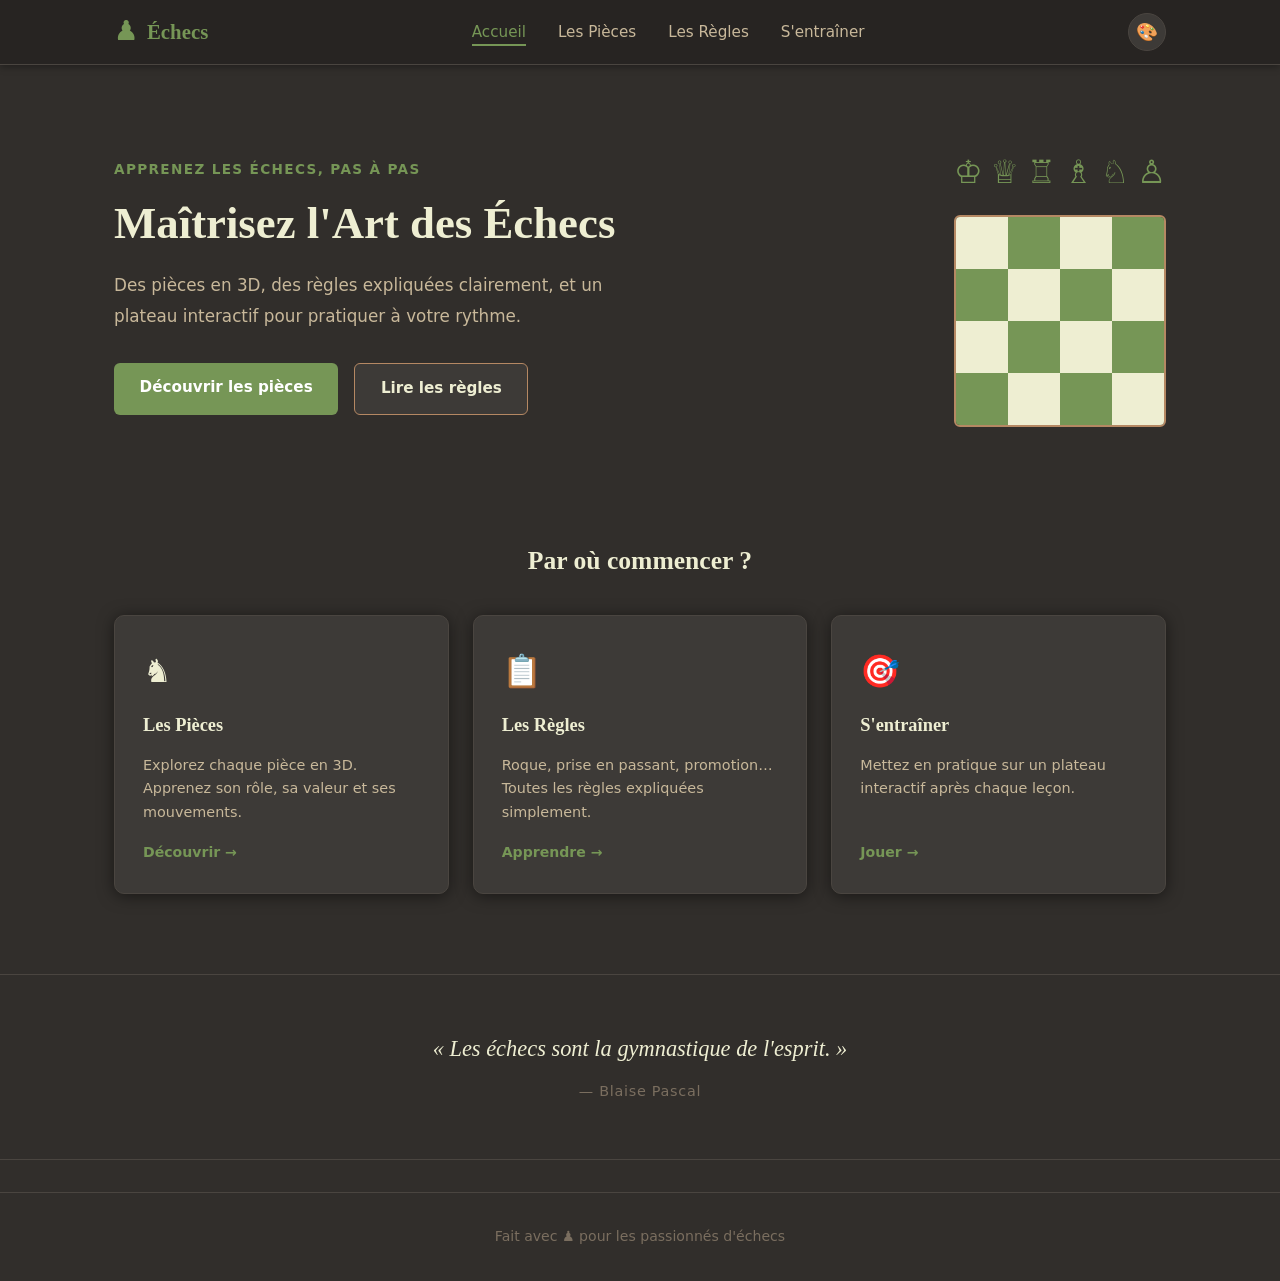
<file: index.html>
<!DOCTYPE html>
<html lang="fr" data-theme="chesscom">

<head>
  <meta charset="UTF-8" />
  <meta name="viewport" content="width=device-width, initial-scale=1.0" />
  <title>Échecs — Apprendre & Maîtriser</title>
  <link rel="stylesheet" href="css/style.css" />
  <link rel="stylesheet" href="css/responsive.css" />
</head>

<body data-page-active="accueil">

  <!-- Navigation et pied de page injectés par composants.js -->
  <div id="zone-navigation"></div>

  <!-- ╔══════════════════════════════╗ -->
  <!-- ║          HERO                ║ -->
  <!-- ╚══════════════════════════════╝ -->
  <main>
    <section class="hero">
      <div class="hero__contenu">
        <p class="hero__surtitre">Apprenez les échecs, pas à pas</p>
        <h1 class="hero__titre" id="heroTitre">Maîtrisez l'Art des Échecs</h1>
        <p class="hero__description">
          Des pièces en 3D, des règles expliquées clairement,
          et un plateau interactif pour pratiquer à votre rythme.
        </p>
        <div class="hero__boutons">
          <a href="pieces.html" class="bouton bouton--principal">Découvrir les pièces</a>
          <a href="regles.html" class="bouton bouton--secondaire">Lire les règles</a>
        </div>
      </div>
      <div class="hero__visuel">
        <div class="echiquier-deco">
          <div class="echiquier-deco__pieces">
            <span class="piece-deco">♔</span>
            <span class="piece-deco">♕</span>
            <span class="piece-deco">♖</span>
            <span class="piece-deco">♗</span>
            <span class="piece-deco">♘</span>
            <span class="piece-deco">♙</span>
          </div>
          <div class="echiquier-deco__grille">
            <!-- 16 cases décoratives -->
            <span class="case case--claire"></span>
            <span class="case case--sombre"></span>
            <span class="case case--claire"></span>
            <span class="case case--sombre"></span>
            <span class="case case--sombre"></span>
            <span class="case case--claire"></span>
            <span class="case case--sombre"></span>
            <span class="case case--claire"></span>
            <span class="case case--claire"></span>
            <span class="case case--sombre"></span>
            <span class="case case--claire"></span>
            <span class="case case--sombre"></span>
            <span class="case case--sombre"></span>
            <span class="case case--claire"></span>
            <span class="case case--sombre"></span>
            <span class="case case--claire"></span>
          </div>
        </div>
      </div>
    </section>

    <!-- ╔══════════════════════════════╗ -->
    <!-- ║      SECTION RUBRIQUES       ║ -->
    <!-- ╚══════════════════════════════╝ -->
    <section class="rubriques">
      <h2 class="rubriques__titre">Par où commencer ?</h2>
      <div class="rubriques__grille">

        <a href="pieces.html" class="carte-rubrique">
          <span class="carte-rubrique__icone">♞</span>
          <h3 class="carte-rubrique__titre">Les Pièces</h3>
          <p class="carte-rubrique__texte">
            Explorez chaque pièce en 3D. Apprenez son rôle, sa valeur et ses mouvements.
          </p>
          <span class="carte-rubrique__lien">Découvrir →</span>
        </a>

        <a href="regles.html" class="carte-rubrique">
          <span class="carte-rubrique__icone">📋</span>
          <h3 class="carte-rubrique__titre">Les Règles</h3>
          <p class="carte-rubrique__texte">
            Roque, prise en passant, promotion… Toutes les règles expliquées simplement.
          </p>
          <span class="carte-rubrique__lien">Apprendre →</span>
        </a>

        <a href="entrainement.html" class="carte-rubrique">
          <span class="carte-rubrique__icone">🎯</span>
          <h3 class="carte-rubrique__titre">S'entraîner</h3>
          <p class="carte-rubrique__texte">
            Mettez en pratique sur un plateau interactif après chaque leçon.
          </p>
          <span class="carte-rubrique__lien">Jouer →</span>
        </a>

      </div>
    </section>

    <!-- ╔══════════════════════════════╗ -->
    <!-- ║       CITATION / INTRO       ║ -->
    <!-- ╚══════════════════════════════╝ -->
    <section class="citation">
      <blockquote class="citation__texte">
        « Les échecs sont la gymnastique de l'esprit. »
      </blockquote>
      <p class="citation__auteur">— Blaise Pascal</p>
    </section>

  </main>

  <!-- ╔══════════════════════════════╗ -->
  <!-- ║           PIED DE PAGE       ║ -->
  <!-- ╚══════════════════════════════╝ -->
  <div id="zone-pied-de-page"></div>

  <script src="js/themes.js"></script>
  <script src="js/composants.js"></script>
  <script src="js/navigation.js"></script>

</body>
</html>
</file>
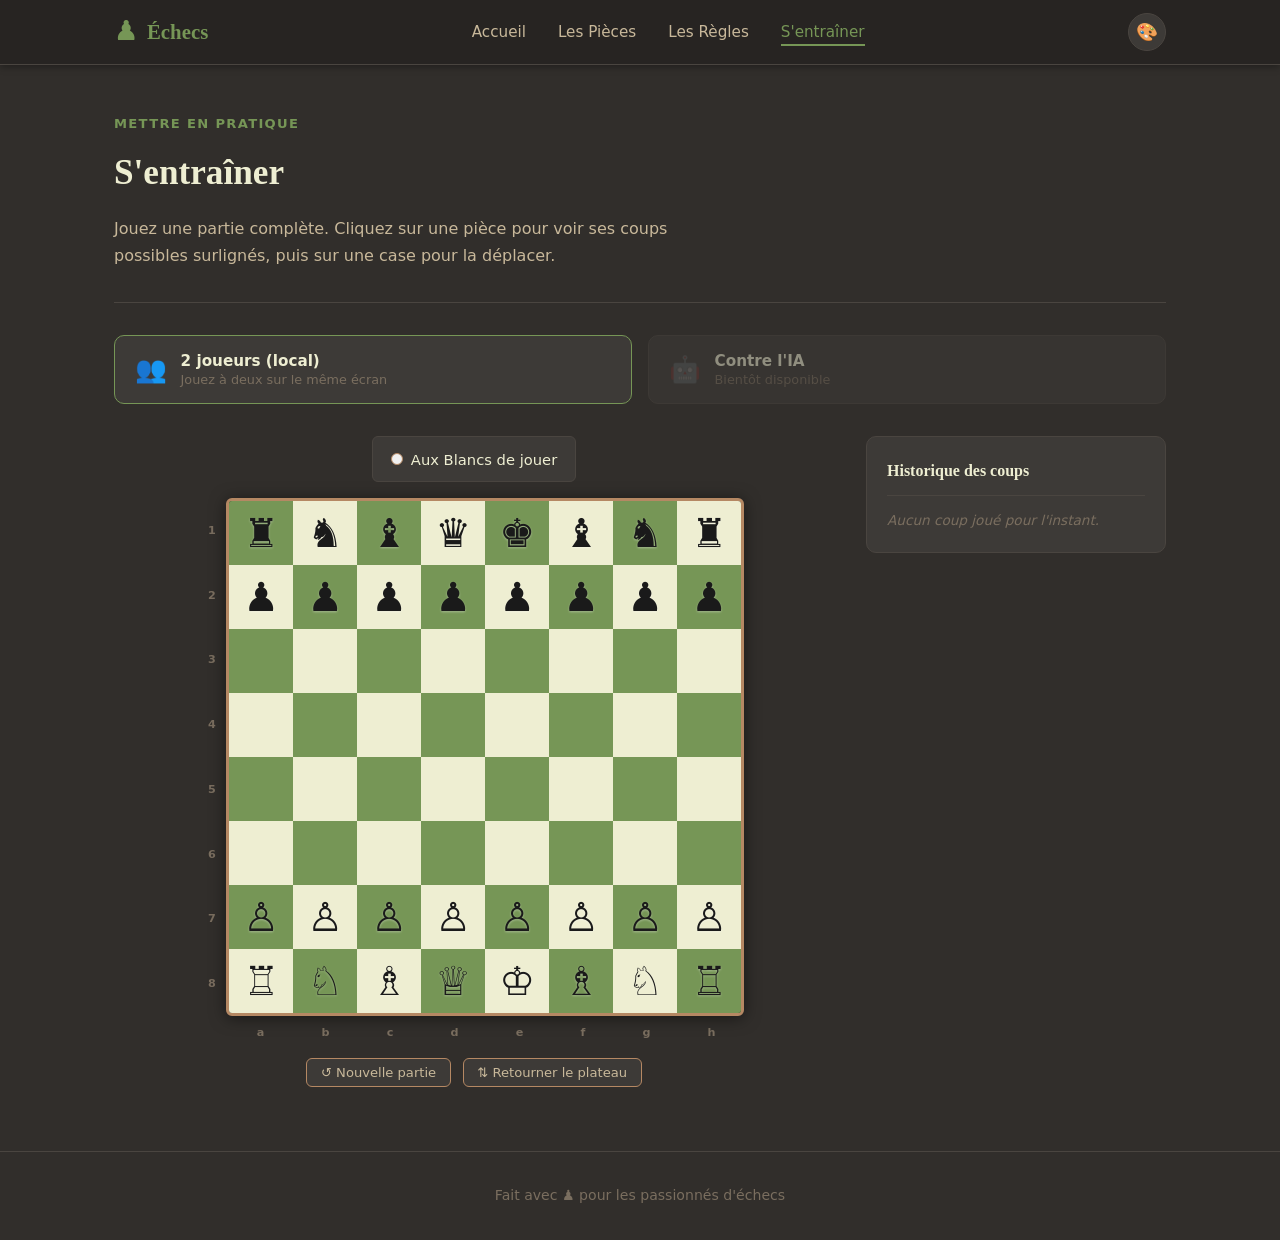
<file: entrainement.html>
<!DOCTYPE html>
<html lang="fr" data-theme="chesscom">

<head>
  <meta charset="UTF-8" />
  <meta name="viewport" content="width=device-width, initial-scale=1.0" />
  <title>S'entraîner — Échecs</title>
  <link rel="stylesheet" href="css/style.css" />
  <link rel="stylesheet" href="css/responsive.css" />
  <link rel="stylesheet" href="css/entrainement.css" />
</head>

<body data-page-active="entrainement">

  <!-- Navigation et pied de page injectés par composants.js -->
  <div id="zone-navigation"></div>

  <!-- ╔══════════════════════════════════════╗ -->
  <!-- ║         CONTENU PRINCIPAL            ║ -->
  <!-- ╚══════════════════════════════════════╝ -->
  <main class="page-entrainement">

    <!-- En-tête de la page -->
    <section class="entete-page">
      <p class="entete-page__surtitre">Mettre en pratique</p>
      <h1 class="entete-page__titre">S'entraîner</h1>
      <p class="entete-page__description">
        Jouez une partie complète. Cliquez sur une pièce pour voir ses
        coups possibles surlignés, puis sur une case pour la déplacer.
      </p>
    </section>

    <!-- Sélecteur de mode de jeu -->
    <section class="selecteur-mode">
      <button class="bouton-mode bouton-mode--actif" data-mode="local">
        <span class="bouton-mode__icone">👥</span>
        <span class="bouton-mode__texte">
          <span class="bouton-mode__titre">2 joueurs (local)</span>
          <span class="bouton-mode__description">Jouez à deux sur le même écran</span>
        </span>
      </button>
      <button class="bouton-mode bouton-mode--desactive" disabled title="Bientôt disponible">
        <span class="bouton-mode__icone">🤖</span>
        <span class="bouton-mode__texte">
          <span class="bouton-mode__titre">Contre l'IA</span>
          <span class="bouton-mode__description">Bientôt disponible</span>
        </span>
      </button>
    </section>

    <!-- Zone principale : plateau + panneau latéral -->
    <section class="zone-jeu">

      <!-- Colonne plateau -->
      <div class="colonne-plateau">

        <div class="indicateur-tour" id="indicateurTour">
          <!-- Mis à jour par plateau-entrainement.js -->
        </div>

        <div class="cadre-plateau">
          <div class="coordonnees coordonnees--lignes" id="coordonneesLignes"></div>
          <div class="plateau-conteneur">
            <div class="plateau-jeu" id="plateauJeu">
              <!-- Les 64 cases sont générées par plateau-entrainement.js -->
            </div>

            <!-- Boîte de choix de promotion (masquée par défaut) -->
            <div class="boite-promotion" id="boitePromotion"></div>

            <!-- Bandeau de fin de partie (masqué par défaut) -->
            <div class="bandeau-fin-partie" id="bandeauFinPartie"></div>
          </div>
          <div class="coordonnees coordonnees--colonnes" id="coordonneesColonnes"></div>
        </div>

        <div class="controles-partie">
          <button class="bouton-controle" onclick="nouvellePartie()">
            ↺ Nouvelle partie
          </button>
          <button class="bouton-controle" onclick="retournerPlateau()">
            ⇅ Retourner le plateau
          </button>
        </div>
      </div>

      <!-- Colonne historique -->
      <div class="colonne-historique">
        <h2 class="historique__titre">Historique des coups</h2>
        <div class="liste-historique" id="listeHistorique">
          <!-- Généré par plateau-entrainement.js -->
        </div>
      </div>

    </section>

  </main>

  <div id="zone-pied-de-page"></div>

  <!-- Scripts du projet (ordre important) -->
  <script src="js/themes.js"></script>
  <script src="js/composants.js"></script>
  <script src="js/navigation.js"></script>
  <script src="js/moteur-echecs.js"></script>
  <script src="js/plateau-entrainement.js"></script>

</body>
</html>
</file>
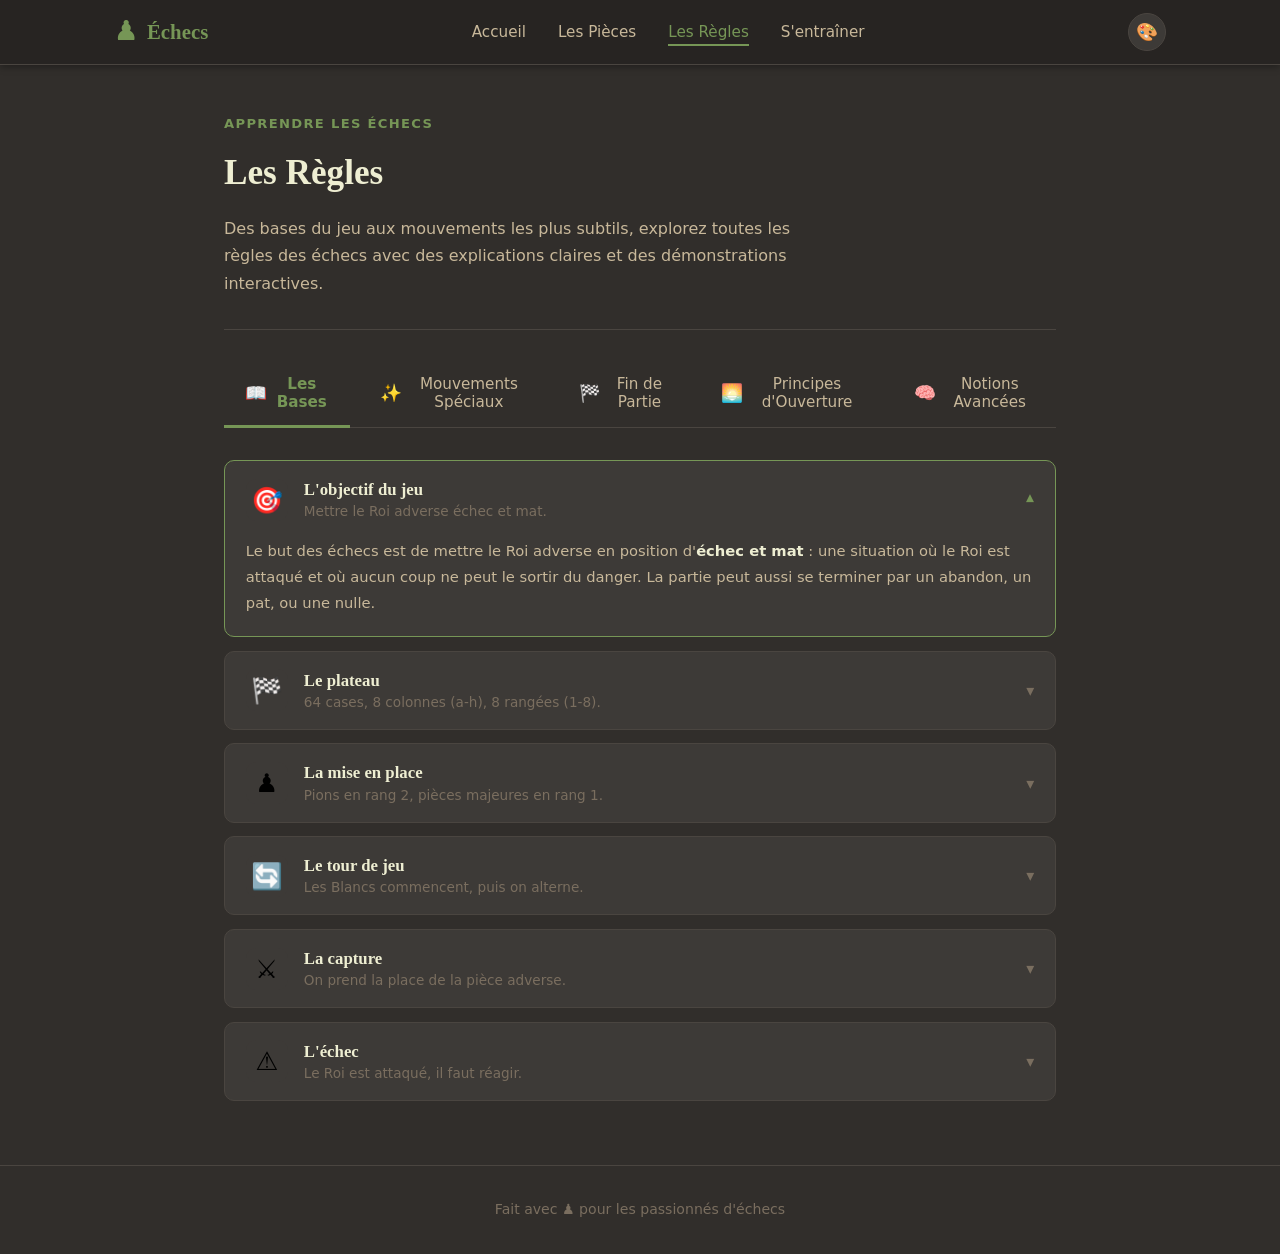
<file: regles.html>
<!DOCTYPE html>
<html lang="fr" data-theme="chesscom">

<head>
  <meta charset="UTF-8" />
  <meta name="viewport" content="width=device-width, initial-scale=1.0" />
  <title>Les Règles — Échecs</title>
  <link rel="stylesheet" href="css/style.css" />
  <link rel="stylesheet" href="css/responsive.css" />
  <link rel="stylesheet" href="css/regles.css" />
</head>

<body data-page-active="regles">

  <!-- Navigation et pied de page injectés par composants.js -->
  <div id="zone-navigation"></div>

  <!-- ╔══════════════════════════════════════╗ -->
  <!-- ║         CONTENU PRINCIPAL            ║ -->
  <!-- ╚══════════════════════════════════════╝ -->
  <main class="page-regles">

    <!-- En-tête de la page -->
    <section class="entete-page">
      <p class="entete-page__surtitre">Apprendre les échecs</p>
      <h1 class="entete-page__titre">Les Règles</h1>
      <p class="entete-page__description">
        Des bases du jeu aux mouvements les plus subtils, explorez toutes
        les règles des échecs avec des explications claires et des
        démonstrations interactives.
      </p>
    </section>

    <!-- Onglets de catégories -->
    <nav class="onglets-categories" id="ongletsCategories">
      <!-- Généré dynamiquement par page-regles.js -->
    </nav>

    <!-- Contenu de la catégorie active -->
    <div id="contenuRegles">
      <!-- Généré dynamiquement par page-regles.js -->
    </div>

  </main>

  <div id="zone-pied-de-page"></div>

  <!-- Scripts du projet (ordre important) -->
  <script src="js/themes.js"></script>
  <script src="js/composants.js"></script>
  <script src="js/navigation.js"></script>
  <script src="js/donnees-regles.js"></script>
  <script src="js/demos-interactives.js"></script>
  <script src="js/page-regles.js"></script>

</body>
</html>
</file>
<file: css/style.css>
/* ═══════════════════════════════════════════════════
   ÉCHECS — Feuille de style principale
   Contenu : variables de thèmes, reset, composants
   ═══════════════════════════════════════════════════ */


/* ───────────────────────────────────────────────────
   1. THÈMES — Variables CSS par thème
   ─────────────────────────────────────────────────── */

/* Thème Moderne (défaut) */
[data-theme="moderne"] {
  --couleur-fond:            #f4f8fc;
  --couleur-fond-carte:      #ffffff;
  --couleur-fond-nav:        #ffffff;
  --couleur-fond-hero:       #e8f1fb;
  --couleur-fond-panneau:    #ffffff;

  --couleur-texte-principal: #0c2340;
  --couleur-texte-secondaire:#4a6080;
  --couleur-texte-discret:   #8aa0b8;

  --couleur-accent:          #185fa5;
  --couleur-accent-hover:    #0c447c;
  --couleur-accent-clair:    #e6f1fb;

  --couleur-bordure:         #dde8f4;
  --couleur-bordure-forte:   #b5cfe8;

  --couleur-case-claire:     #f0f4f8;
  --couleur-case-sombre:     #b5cfe8;

  --couleur-bouton-texte:    #ffffff;
  --couleur-secondaire-fond: #e6f1fb;
  --couleur-secondaire-texte:#185fa5;

  --ombre-carte: 0 2px 16px rgba(24, 95, 165, 0.08);
  --ombre-nav:   0 1px 8px  rgba(24, 95, 165, 0.07);

  --rayon-carte: 14px;
  --rayon-bouton: 8px;

  --police-titre: 'Georgia', serif;
  --police-corps: system-ui, -apple-system, sans-serif;
}

/* Thème Chess.com */
[data-theme="chesscom"] {
  --couleur-fond:            #312e2b;
  --couleur-fond-carte:      #3d3a37;
  --couleur-fond-nav:        #272422;
  --couleur-fond-hero:       #272422;
  --couleur-fond-panneau:    #3d3a37;

  --couleur-texte-principal: #eeeed2;
  --couleur-texte-secondaire:#c8b89a;
  --couleur-texte-discret:   #7a6e5f;

  --couleur-accent:          #769656;
  --couleur-accent-hover:    #8aad68;
  --couleur-accent-clair:    #3d3a37;

  --couleur-bordure:         #4a4540;
  --couleur-bordure-forte:   #b58863;

  --couleur-case-claire:     #eeeed2;
  --couleur-case-sombre:     #769656;

  --couleur-bouton-texte:    #ffffff;
  --couleur-secondaire-fond: #3d3a37;
  --couleur-secondaire-texte:#eeeed2;

  --ombre-carte: 0 2px 16px rgba(0, 0, 0, 0.5);
  --ombre-nav:   0 1px 8px  rgba(0, 0, 0, 0.4);

  --rayon-carte: 10px;
  --rayon-bouton: 6px;

  --police-titre: 'Georgia', serif;
  --police-corps: system-ui, -apple-system, sans-serif;
}

/* Thème Médiéval */
[data-theme="medieval"] {
  --couleur-fond:            #1e1108;
  --couleur-fond-carte:      #2a1a0c;
  --couleur-fond-nav:        #1a0e06;
  --couleur-fond-hero:       #2d1a0e;
  --couleur-fond-panneau:    #2a1a0c;

  --couleur-texte-principal: #f0deb0;
  --couleur-texte-secondaire:#c8a06a;
  --couleur-texte-discret:   #7a5530;

  --couleur-accent:          #8b4513;
  --couleur-accent-hover:    #a0521a;
  --couleur-accent-clair:    #3d2510;

  --couleur-bordure:         #4a2c14;
  --couleur-bordure-forte:   #7a4a22;

  --couleur-case-claire:     #c8a06a;
  --couleur-case-sombre:     #3d2010;

  --couleur-bouton-texte:    #f5deb3;
  --couleur-secondaire-fond: #3d2510;
  --couleur-secondaire-texte:#e8c88a;

  --ombre-carte: 0 2px 20px rgba(0, 0, 0, 0.6);
  --ombre-nav:   0 1px 10px rgba(0, 0, 0, 0.5);

  --rayon-carte: 6px;
  --rayon-bouton: 2px;

  --police-titre: 'Palatino Linotype', 'Book Antiqua', 'Georgia', serif;
  --police-corps: 'Palatino Linotype', 'Book Antiqua', serif;
}


/* ───────────────────────────────────────────────────
   2. RESET & BASE
   ─────────────────────────────────────────────────── */

*, *::before, *::after {
  box-sizing: border-box;
  margin: 0;
  padding: 0;
}

html {
  scroll-behavior: smooth;
}

body {
  background-color: var(--couleur-fond);
  color: var(--couleur-texte-principal);
  font-family: var(--police-corps);
  font-size: 16px;
  line-height: 1.7;
  transition: background-color 0.35s ease, color 0.35s ease;
  min-height: 100vh;
}

a {
  color: inherit;
  text-decoration: none;
}

ul {
  list-style: none;
}

button {
  cursor: pointer;
  border: none;
  background: none;
  font-family: inherit;
}


/* ───────────────────────────────────────────────────
   3. NAVIGATION
   ─────────────────────────────────────────────────── */

.entete {
  position: sticky;
  top: 0;
  z-index: 100;
  background-color: var(--couleur-fond-nav);
  border-bottom: 1px solid var(--couleur-bordure);
  box-shadow: var(--ombre-nav);
  transition: background-color 0.35s ease, border-color 0.35s ease;
}

.navigation {
  display: flex;
  align-items: center;
  justify-content: space-between;
  max-width: 1100px;
  margin: 0 auto;
  padding: 0 1.5rem;
  height: 64px;
}

.navigation__logo {
  display: flex;
  align-items: center;
  gap: 10px;
  font-family: var(--police-titre);
  font-size: 1.3rem;
  font-weight: bold;
  color: var(--couleur-accent);
  transition: color 0.3s;
}

.navigation__logo:hover {
  color: var(--couleur-accent-hover);
}

.navigation__logo-icone {
  font-size: 1.6rem;
}

.navigation__liens {
  display: flex;
  align-items: center;
  gap: 2rem;
}

.navigation__lien {
  font-size: 0.95rem;
  font-weight: 500;
  color: var(--couleur-texte-secondaire);
  padding-bottom: 3px;
  border-bottom: 2px solid transparent;
  transition: color 0.2s, border-color 0.2s;
}

.navigation__lien:hover,
.navigation__lien--actif {
  color: var(--couleur-accent);
  border-bottom-color: var(--couleur-accent);
}

.navigation__actions {
  display: flex;
  align-items: center;
  gap: 0.75rem;
}

/* Bouton de changement de thème */
.bouton-theme {
  width: 38px;
  height: 38px;
  border-radius: 50%;
  display: flex;
  align-items: center;
  justify-content: center;
  font-size: 1.1rem;
  background-color: var(--couleur-accent-clair);
  border: 1px solid var(--couleur-bordure);
  transition: background-color 0.2s, transform 0.2s;
}

.bouton-theme:hover {
  background-color: var(--couleur-bordure);
  transform: rotate(20deg);
}

/* Bouton menu hamburger (mobile uniquement) */
.bouton-menu {
  display: none;
  flex-direction: column;
  justify-content: space-between;
  width: 26px;
  height: 18px;
  padding: 0;
}

.bouton-menu__barre {
  display: block;
  height: 2px;
  width: 100%;
  background-color: var(--couleur-texte-principal);
  border-radius: 2px;
  transition: transform 0.3s ease, opacity 0.3s ease;
}

/* Animation hamburger → croix */
.bouton-menu--ouvert .bouton-menu__barre:nth-child(1) {
  transform: translateY(8px) rotate(45deg);
}
.bouton-menu--ouvert .bouton-menu__barre:nth-child(2) {
  opacity: 0;
}
.bouton-menu--ouvert .bouton-menu__barre:nth-child(3) {
  transform: translateY(-8px) rotate(-45deg);
}

/* Menu mobile déroulant */
.menu-mobile {
  display: none;
  background-color: var(--couleur-fond-nav);
  border-top: 1px solid var(--couleur-bordure);
  padding: 1rem 1.5rem;
  transition: background-color 0.35s ease;
}

.menu-mobile--visible {
  display: block;
}

.menu-mobile__liens {
  display: flex;
  flex-direction: column;
  gap: 0.75rem;
}

.menu-mobile__lien {
  font-size: 1.05rem;
  font-weight: 500;
  color: var(--couleur-texte-secondaire);
  padding: 0.5rem 0;
  border-bottom: 1px solid var(--couleur-bordure);
  transition: color 0.2s;
}

.menu-mobile__lien:hover,
.menu-mobile__lien--actif {
  color: var(--couleur-accent);
}


/* ───────────────────────────────────────────────────
   4. PANNEAU DE SÉLECTION DES THÈMES
   ─────────────────────────────────────────────────── */

.panneau-themes {
  position: fixed;
  top: 74px;
  right: 1.5rem;
  z-index: 200;
  background-color: var(--couleur-fond-panneau);
  border: 1px solid var(--couleur-bordure-forte);
  border-radius: var(--rayon-carte);
  padding: 1.25rem;
  box-shadow: var(--ombre-carte);
  width: 280px;
  transition: background-color 0.35s ease;

  /* Caché par défaut */
  opacity: 0;
  pointer-events: none;
  transform: translateY(-8px);
  transition:
    opacity 0.2s ease,
    transform 0.2s ease,
    background-color 0.35s ease;
}

.panneau-themes--visible {
  opacity: 1;
  pointer-events: all;
  transform: translateY(0);
}

.panneau-themes__fond {
  display: none;
  position: fixed;
  inset: 0;
  z-index: 150;
  background: transparent;
}

.panneau-themes__fond--visible {
  display: block;
}

.panneau-themes__titre {
  font-size: 0.8rem;
  font-weight: 600;
  text-transform: uppercase;
  letter-spacing: 0.08em;
  color: var(--couleur-texte-discret);
  margin-bottom: 1rem;
}

.panneau-themes__choix {
  display: flex;
  flex-direction: column;
  gap: 0.6rem;
}

.carte-theme {
  display: flex;
  align-items: center;
  gap: 0.85rem;
  padding: 0.7rem 0.9rem;
  border-radius: 8px;
  border: 1.5px solid var(--couleur-bordure);
  background: transparent;
  color: var(--couleur-texte-principal);
  font-family: inherit;
  text-align: left;
  transition: border-color 0.2s, background 0.2s;
  width: 100%;
}

.carte-theme:hover {
  border-color: var(--couleur-accent);
  background-color: var(--couleur-accent-clair);
}

.carte-theme--active {
  border-color: var(--couleur-accent);
  background-color: var(--couleur-accent-clair);
}

.carte-theme__apercu {
  width: 38px;
  height: 38px;
  border-radius: 6px;
  display: flex;
  align-items: center;
  justify-content: center;
  font-size: 1.3rem;
  flex-shrink: 0;
}

.carte-theme__apercu--chesscom {
  background: #312e2b;
  color: #769656;
}

.carte-theme__apercu--moderne {
  background: #e6f1fb;
  color: #185fa5;
}

.carte-theme__apercu--medieval {
  background: #2d1a0e;
  color: #c8a06a;
}

.carte-theme__nom {
  font-weight: 600;
  font-size: 0.95rem;
  display: block;
  line-height: 1.2;
}

.carte-theme__description {
  font-size: 0.8rem;
  color: var(--couleur-texte-discret);
  display: block;
}


/* ───────────────────────────────────────────────────
   5. HERO
   ─────────────────────────────────────────────────── */

.hero {
  display: flex;
  align-items: center;
  justify-content: space-between;
  gap: 3rem;
  max-width: 1100px;
  margin: 0 auto;
  padding: 5rem 1.5rem 4rem;
}

.hero__contenu {
  flex: 1;
  max-width: 540px;
}

.hero__surtitre {
  font-size: 0.85rem;
  font-weight: 600;
  text-transform: uppercase;
  letter-spacing: 0.1em;
  color: var(--couleur-accent);
  margin-bottom: 1rem;
}

.hero__titre {
  font-family: var(--police-titre);
  font-size: 2.8rem;
  font-weight: bold;
  line-height: 1.2;
  color: var(--couleur-texte-principal);
  margin-bottom: 1.25rem;
}

.hero__description {
  font-size: 1.05rem;
  color: var(--couleur-texte-secondaire);
  margin-bottom: 2rem;
  line-height: 1.8;
}

.hero__boutons {
  display: flex;
  flex-wrap: wrap;
  gap: 1rem;
}

/* ───────────────────────────────────────────────────
   6. BOUTONS
   ─────────────────────────────────────────────────── */

.bouton {
  display: inline-block;
  padding: 0.75rem 1.6rem;
  border-radius: var(--rayon-bouton);
  font-size: 0.95rem;
  font-weight: 600;
  font-family: inherit;
  transition: background-color 0.2s, color 0.2s, transform 0.15s;
}

.bouton:hover {
  transform: translateY(-2px);
}

.bouton--principal {
  background-color: var(--couleur-accent);
  color: var(--couleur-bouton-texte);
}

.bouton--principal:hover {
  background-color: var(--couleur-accent-hover);
}

.bouton--secondaire {
  background-color: var(--couleur-secondaire-fond);
  color: var(--couleur-secondaire-texte);
  border: 1px solid var(--couleur-bordure-forte);
}

.bouton--secondaire:hover {
  background-color: var(--couleur-accent-clair);
}


/* ───────────────────────────────────────────────────
   7. ÉCHIQUIER DÉCORATIF (hero)
   ─────────────────────────────────────────────────── */

.hero__visuel {
  flex-shrink: 0;
}

.echiquier-deco {
  display: flex;
  flex-direction: column;
  align-items: center;
  gap: 1rem;
}

.echiquier-deco__pieces {
  display: flex;
  gap: 0.5rem;
}

.piece-deco {
  font-size: 2rem;
  color: var(--couleur-accent);
  transition: color 0.35s, transform 0.2s;
  cursor: default;
}

.piece-deco:hover {
  transform: translateY(-4px) scale(1.2);
}

.echiquier-deco__grille {
  display: grid;
  grid-template-columns: repeat(4, 52px);
  grid-template-rows: repeat(4, 52px);
  border: 2px solid var(--couleur-bordure-forte);
  border-radius: 6px;
  overflow: hidden;
}

.case {
  display: block;
  transition: background-color 0.35s;
}

.case--claire {
  background-color: var(--couleur-case-claire);
}

.case--sombre {
  background-color: var(--couleur-case-sombre);
}


/* ───────────────────────────────────────────────────
   8. SECTION RUBRIQUES
   ─────────────────────────────────────────────────── */

.rubriques {
  max-width: 1100px;
  margin: 0 auto;
  padding: 3rem 1.5rem;
}

.rubriques__titre {
  font-family: var(--police-titre);
  font-size: 1.6rem;
  color: var(--couleur-texte-principal);
  margin-bottom: 2rem;
  text-align: center;
}

.rubriques__grille {
  display: grid;
  grid-template-columns: repeat(3, 1fr);
  gap: 1.5rem;
}

.carte-rubrique {
  display: flex;
  flex-direction: column;
  gap: 0.75rem;
  padding: 1.75rem;
  background-color: var(--couleur-fond-carte);
  border: 1px solid var(--couleur-bordure);
  border-radius: var(--rayon-carte);
  box-shadow: var(--ombre-carte);
  transition:
    background-color 0.35s ease,
    border-color 0.35s ease,
    transform 0.2s ease;
  color: var(--couleur-texte-principal);
}

.carte-rubrique:hover {
  transform: translateY(-4px);
  border-color: var(--couleur-accent);
}

.carte-rubrique__icone {
  font-size: 2rem;
}

.carte-rubrique__titre {
  font-family: var(--police-titre);
  font-size: 1.15rem;
  font-weight: bold;
  color: var(--couleur-texte-principal);
}

.carte-rubrique__texte {
  font-size: 0.9rem;
  color: var(--couleur-texte-secondaire);
  line-height: 1.65;
  flex: 1;
}

.carte-rubrique__lien {
  font-size: 0.88rem;
  font-weight: 600;
  color: var(--couleur-accent);
  margin-top: 0.25rem;
  transition: color 0.2s;
}

.carte-rubrique:hover .carte-rubrique__lien {
  color: var(--couleur-accent-hover);
}


/* ───────────────────────────────────────────────────
   9. SECTION CITATION
   ─────────────────────────────────────────────────── */

.citation {
  text-align: center;
  padding: 3.5rem 1.5rem;
  border-top: 1px solid var(--couleur-bordure);
  border-bottom: 1px solid var(--couleur-bordure);
  margin: 2rem 0;
  transition: border-color 0.35s;
}

.citation__texte {
  font-family: var(--police-titre);
  font-size: 1.4rem;
  font-style: italic;
  color: var(--couleur-texte-principal);
  max-width: 600px;
  margin: 0 auto 0.75rem;
  line-height: 1.6;
}

.citation__auteur {
  font-size: 0.9rem;
  color: var(--couleur-texte-discret);
  letter-spacing: 0.05em;
}


/* ───────────────────────────────────────────────────
   11. EN-TÊTE DE PAGE GÉNÉRIQUE (pages intérieures)
   ─────────────────────────────────────────────────── */

.entete-page {
  padding: 3rem 0 2rem;
  border-bottom: 1px solid var(--couleur-bordure);
  margin-bottom: 2rem;
}

.entete-page__surtitre {
  font-size: 0.82rem;
  font-weight: 600;
  text-transform: uppercase;
  letter-spacing: 0.1em;
  color: var(--couleur-accent);
  margin-bottom: 0.5rem;
}

.entete-page__titre {
  font-family: var(--police-titre);
  font-size: 2.2rem;
  font-weight: bold;
  color: var(--couleur-texte-principal);
  margin-bottom: 0.75rem;
}

.entete-page__description {
  font-size: 1rem;
  color: var(--couleur-texte-secondaire);
  max-width: 600px;
  line-height: 1.7;
}

@media (max-width: 600px) {
  .entete-page__titre {
    font-size: 1.7rem;
  }
}


/* ───────────────────────────────────────────────────
   13. BOUTON DE CONTRÔLE GÉNÉRIQUE
   (utilisé sur la page Pièces et la page Entraînement)
   ─────────────────────────────────────────────────── */

.bouton-controle {
  padding: 0.4rem 0.85rem;
  font-size: 0.82rem;
  font-family: var(--police-corps);
  font-weight: 500;
  background-color: var(--couleur-fond-carte);
  border: 1px solid var(--couleur-bordure-forte);
  border-radius: var(--rayon-bouton);
  color: var(--couleur-texte-secondaire);
  cursor: pointer;
  transition: background-color 0.2s, color 0.2s, border-color 0.2s;
}

.bouton-controle:hover {
  background-color: var(--couleur-accent-clair);
  border-color: var(--couleur-accent);
  color: var(--couleur-accent);
}

.bouton-controle--actif {
  background-color: var(--couleur-accent-clair);
  border-color: var(--couleur-accent);
  color: var(--couleur-accent);
}


/* ───────────────────────────────────────────────────
   14. PIED DE PAGE
   ─────────────────────────────────────────────────── */

.pied-de-page {
  text-align: center;
  padding: 2rem 1.5rem;
  color: var(--couleur-texte-discret);
  font-size: 0.88rem;
  border-top: 1px solid var(--couleur-bordure);
  transition: border-color 0.35s, color 0.35s;
}
</file>
<file: css/responsive.css>
/* ═══════════════════════════════════════════════════
   ÉCHECS — Feuille de style responsive
   Approche : mobile-first
   Points de rupture :
     - Mobile  : < 600px
     - Tablette: 600px → 900px
     - Bureau  : > 900px (styles de base dans style.css)
   ═══════════════════════════════════════════════════ */


/* ───────────────────────────────────────────────────
   TABLETTE (600px → 900px)
   ─────────────────────────────────────────────────── */

@media (max-width: 900px) {

  /* Hero : on empile le contenu et le visuel */
  .hero {
    flex-direction: column;
    padding: 3rem 1.5rem 2.5rem;
    text-align: center;
    gap: 2rem;
  }

  .hero__contenu {
    max-width: 100%;
  }

  .hero__boutons {
    justify-content: center;
  }

  .hero__titre {
    font-size: 2.2rem;
  }

  /* Rubriques : 2 colonnes au lieu de 3 */
  .rubriques__grille {
    grid-template-columns: repeat(2, 1fr);
  }

}


/* ───────────────────────────────────────────────────
   MOBILE (< 600px)
   ─────────────────────────────────────────────────── */

@media (max-width: 600px) {

  /* Navigation : masquer les liens, afficher hamburger */
  .navigation__liens {
    display: none;
  }

  .bouton-menu {
    display: flex;
  }

  .navigation {
    padding: 0 1rem;
    height: 56px;
  }

  .navigation__logo-texte {
    font-size: 1.1rem;
  }

  /* Hero */
  .hero {
    padding: 2rem 1rem 2rem;
    gap: 1.5rem;
  }

  .hero__titre {
    font-size: 1.75rem;
  }

  .hero__surtitre {
    font-size: 0.75rem;
  }

  .hero__description {
    font-size: 0.95rem;
  }

  .hero__boutons {
    flex-direction: column;
    align-items: center;
  }

  .bouton {
    width: 100%;
    text-align: center;
    padding: 0.85rem 1.2rem;
  }

  /* Échiquier décoratif : légèrement plus petit */
  .echiquier-deco__grille {
    grid-template-columns: repeat(4, 42px);
    grid-template-rows: repeat(4, 42px);
  }

  .piece-deco {
    font-size: 1.6rem;
  }

  /* Rubriques : 1 colonne sur mobile */
  .rubriques__grille {
    grid-template-columns: 1fr;
  }

  .rubriques {
    padding: 2rem 1rem;
  }

  .rubriques__titre {
    font-size: 1.3rem;
  }

  /* Carte rubrique : moins de padding */
  .carte-rubrique {
    padding: 1.25rem;
  }

  /* Citation */
  .citation {
    padding: 2rem 1rem;
  }

  .citation__texte {
    font-size: 1.1rem;
  }

  /* Panneau thèmes : pleine largeur en bas sur mobile */
  .panneau-themes {
    position: fixed;
    top: auto;
    bottom: 0;
    right: 0;
    left: 0;
    width: 100%;
    border-radius: var(--rayon-carte) var(--rayon-carte) 0 0;
    transform: translateY(10px);
  }

  .panneau-themes--visible {
    transform: translateY(0);
  }

  .panneau-themes__fond--visible {
    display: block;
    background: rgba(0, 0, 0, 0.3);
  }

  /* Pied de page */
  .pied-de-page {
    padding: 1.5rem 1rem;
  }

}


/* ───────────────────────────────────────────────────
   ACCESSIBILITÉ — Réduction des animations
   ─────────────────────────────────────────────────── */

@media (prefers-reduced-motion: reduce) {

  *,
  *::before,
  *::after {
    animation-duration: 0.01ms !important;
    animation-iteration-count: 1 !important;
    transition-duration: 0.01ms !important;
  }

}
</file>
<file: css/entrainement.css>
/* ═══════════════════════════════════════════════════
   ÉCHECS — Styles de la page d'entraînement (entrainement.css)
   ═══════════════════════════════════════════════════ */


/* ───────────────────────────────────────────────────
   Conteneur général
   ─────────────────────────────────────────────────── */

.page-entrainement {
  max-width: 1100px;
  margin: 0 auto;
  padding: 0 1.5rem 4rem;
}


/* ───────────────────────────────────────────────────
   Sélecteur de mode de jeu
   ─────────────────────────────────────────────────── */

.selecteur-mode {
  display: flex;
  gap: 1rem;
  margin-bottom: 2rem;
}

.bouton-mode {
  display: flex;
  align-items: center;
  gap: 0.85rem;
  flex: 1;
  padding: 1rem 1.25rem;
  background-color: var(--couleur-fond-carte);
  border: 1.5px solid var(--couleur-bordure);
  border-radius: var(--rayon-carte);
  text-align: left;
  font-family: var(--police-corps);
  cursor: pointer;
  transition: border-color 0.2s, background-color 0.2s;
}

.bouton-mode:hover:not(:disabled) {
  border-color: var(--couleur-accent);
}

.bouton-mode--actif {
  border-color: var(--couleur-accent);
  background-color: var(--couleur-accent-clair);
}

.bouton-mode--desactive,
.bouton-mode:disabled {
  opacity: 0.5;
  cursor: not-allowed;
}

.bouton-mode__icone {
  font-size: 1.6rem;
  flex-shrink: 0;
}

.bouton-mode__texte {
  display: flex;
  flex-direction: column;
  gap: 0.15rem;
}

.bouton-mode__titre {
  font-size: 0.95rem;
  font-weight: 600;
  color: var(--couleur-texte-principal);
}

.bouton-mode__description {
  font-size: 0.8rem;
  color: var(--couleur-texte-discret);
}


/* ───────────────────────────────────────────────────
   Zone de jeu (plateau + historique côte à côte)
   ─────────────────────────────────────────────────── */

.zone-jeu {
  display: grid;
  grid-template-columns: 1fr 300px;
  gap: 2rem;
  align-items: start;
}

.colonne-plateau {
  display: flex;
  flex-direction: column;
  align-items: center;
  gap: 1rem;
}


/* ───────────────────────────────────────────────────
   Indicateur de tour
   ─────────────────────────────────────────────────── */

.indicateur-tour {
  display: flex;
  align-items: center;
  gap: 0.5rem;
  padding: 0.6rem 1.1rem;
  background-color: var(--couleur-fond-carte);
  border: 1px solid var(--couleur-bordure);
  border-radius: var(--rayon-bouton);
  font-size: 0.92rem;
  font-weight: 500;
  color: var(--couleur-texte-principal);
}

.indicateur-tour__pastille {
  display: inline-block;
  width: 12px;
  height: 12px;
  border-radius: 50%;
  border: 1.5px solid var(--couleur-bordure-forte);
}

.indicateur-tour__pastille--blanc {
  background-color: #f0f0f0;
}

.indicateur-tour__pastille--noir {
  background-color: #2a2a2a;
}

.texte-echec {
  color: #e74c3c;
}


/* ───────────────────────────────────────────────────
   Cadre du plateau (avec coordonnées)
   ─────────────────────────────────────────────────── */

.cadre-plateau {
  display: grid;
  grid-template-columns: auto 1fr;
  grid-template-rows: 1fr auto;
  gap: 0.4rem;
}

.coordonnees {
  display: flex;
  font-size: 0.7rem;
  font-weight: 600;
  color: var(--couleur-texte-discret);
  user-select: none;
}

.coordonnees--lignes {
  grid-column: 1;
  grid-row: 1;
  flex-direction: column-reverse;
  justify-content: space-around;
  align-items: center;
  width: 16px;
}

.coordonnees--colonnes {
  grid-column: 2;
  grid-row: 2;
  justify-content: space-around;
  padding-left: 2px;
}

.plateau-conteneur {
  grid-column: 2;
  grid-row: 1;
  position: relative;
}


/* ───────────────────────────────────────────────────
   Plateau de jeu (grille 8×8 interactive)
   ─────────────────────────────────────────────────── */

.plateau-jeu {
  display: grid;
  grid-template-columns: repeat(8, minmax(0, 64px));
  grid-template-rows: repeat(8, minmax(0, 64px));
  border: 3px solid var(--couleur-bordure-forte);
  border-radius: 6px;
  overflow: hidden;
  box-shadow: var(--ombre-carte);
}

.case-plateau {
  display: flex;
  align-items: center;
  justify-content: center;
  position: relative;
  border: none;
  padding: 0;
  cursor: pointer;
  transition: background-color 0.15s;
}

.case-plateau--claire {
  background-color: var(--couleur-case-claire);
}

.case-plateau--sombre {
  background-color: var(--couleur-case-sombre);
}

.piece-plateau {
  font-size: 2.5rem;
  line-height: 1;
  color: #1a1a1a;
  filter: drop-shadow(0 1px 1px rgba(255,255,255,0.35));
  user-select: none;
  pointer-events: none;
}

/* Case sélectionnée */
.case-plateau--selectionnee {
  background-color: var(--couleur-accent) !important;
  opacity: 0.85;
}

/* Coup possible vers une case vide : pastille centrale */
.case-plateau--coup-possible::after {
  content: '';
  position: absolute;
  width: 22%;
  height: 22%;
  border-radius: 50%;
  border: 2px solid #2a2a2a;
  background-color: var(--couleur-accent);
  opacity: 0.55;
  pointer-events: none;
}

/* Coup possible = capture : anneau autour de la case */
.case-plateau--capture-possible::after {
  content: '';
  position: absolute;
  inset: 4px;
  border: 3.5px solid #474747;
  border-radius: 6px;
  opacity: 0.7;
  pointer-events: none;
}

/* Roi en échec */
.case-plateau--roi-en-echec {
  animation: pulsation-echec 1s ease-in-out infinite;
}

@keyframes pulsation-echec {
  0%, 100% { box-shadow: inset 0 0 0 4px rgba(231, 76, 60, 0.4); }
  50%      { box-shadow: inset 0 0 0 4px rgba(231, 76, 60, 0.9); }
}

/* Dernier coup joué */
.case-plateau--dernier-coup {
  box-shadow: inset 0 0 0 3px rgba(255, 205, 0, 0.45);
}


/* ───────────────────────────────────────────────────
   Boîte de choix de promotion
   ─────────────────────────────────────────────────── */

.boite-promotion {
  display: none;
  position: absolute;
  inset: 0;
  z-index: 20;
  background-color: rgba(0, 0, 0, 0.55);
  align-items: center;
  justify-content: center;
  gap: 1rem;
  border-radius: 6px;
}

.boite-promotion--visible {
  display: flex;
}

.choix-promotion {
  display: flex;
  flex-direction: column;
  align-items: center;
  gap: 0.4rem;
  padding: 1rem 0.85rem;
  background-color: var(--couleur-fond-carte);
  border: 2px solid var(--couleur-bordure-forte);
  border-radius: var(--rayon-bouton);
  cursor: pointer;
  transition: border-color 0.2s, transform 0.15s;
}

.choix-promotion:hover {
  border-color: var(--couleur-accent);
  transform: translateY(-3px);
}

.choix-promotion__symbole {
  font-size: 2.2rem;
  color: #1a1a1a;
}

.choix-promotion__nom {
  font-size: 0.78rem;
  color: var(--couleur-texte-secondaire);
  font-weight: 500;
}


/* ───────────────────────────────────────────────────
   Bandeau de fin de partie
   ─────────────────────────────────────────────────── */

.bandeau-fin-partie {
  display: none;
  position: absolute;
  inset: 0;
  z-index: 15;
  background-color: rgba(0, 0, 0, 0.7);
  align-items: center;
  justify-content: center;
  text-align: center;
  color: #ffffff;
  font-family: var(--police-titre);
  font-size: 1.4rem;
  font-weight: bold;
  border-radius: 6px;
  padding: 1.5rem;
}

.bandeau-fin-partie--visible {
  display: flex;
}


/* ───────────────────────────────────────────────────
   Contrôles sous le plateau
   ─────────────────────────────────────────────────── */

.controles-partie {
  display: flex;
  gap: 0.75rem;
}
/* Le style des boutons .bouton-controle est mutualisé dans style.css */


/* ───────────────────────────────────────────────────
   Colonne historique
   ─────────────────────────────────────────────────── */

.colonne-historique {
  background-color: var(--couleur-fond-carte);
  border: 1px solid var(--couleur-bordure);
  border-radius: var(--rayon-carte);
  padding: 1.25rem;
  position: sticky;
  top: 84px;
}

.historique__titre {
  font-family: var(--police-titre);
  font-size: 1rem;
  font-weight: bold;
  color: var(--couleur-texte-principal);
  margin-bottom: 0.85rem;
  padding-bottom: 0.65rem;
  border-bottom: 1px solid var(--couleur-bordure);
}

.liste-historique {
  display: flex;
  flex-direction: column;
  gap: 0.3rem;
  max-height: 460px;
  overflow-y: auto;
}

.historique__vide {
  font-size: 0.85rem;
  color: var(--couleur-texte-discret);
  font-style: italic;
}

.ligne-historique {
  display: grid;
  grid-template-columns: 28px 1fr 1fr;
  gap: 0.5rem;
  padding: 0.35rem 0.3rem;
  border-radius: 4px;
  font-size: 0.85rem;
}

.ligne-historique:nth-child(odd) {
  background-color: var(--couleur-fond);
}

.ligne-historique__numero {
  color: var(--couleur-texte-discret);
  font-weight: 600;
}

.ligne-historique__coup {
  color: var(--couleur-texte-principal);
  font-family: var(--police-corps);
}


/* ───────────────────────────────────────────────────
   Responsive — tablette et mobile
   ─────────────────────────────────────────────────── */

@media (max-width: 900px) {
  .zone-jeu {
    grid-template-columns: 1fr;
  }

  .colonne-historique {
    position: static;
  }

  .liste-historique {
    max-height: 220px;
  }
}

@media (max-width: 600px) {
  .selecteur-mode {
    flex-direction: column;
    gap: 0.6rem;
  }

  .plateau-jeu {
    grid-template-columns: repeat(8, minmax(0, 40px));
    grid-template-rows: repeat(8, minmax(0, 40px));
  }

  .piece-plateau {
    font-size: 1.6rem;
  }

  .coordonnees {
    font-size: 0.6rem;
  }

  .coordonnees--lignes {
    width: 12px;
  }

  .choix-promotion {
    padding: 0.7rem 0.5rem;
  }

  .choix-promotion__symbole {
    font-size: 1.6rem;
  }

  .choix-promotion__nom {
    font-size: 0.68rem;
  }

  .boite-promotion {
    gap: 0.5rem;
  }

  .controles-partie {
    width: 100%;
    flex-direction: column;
  }

  .controles-partie .bouton-controle {
    width: 100%;
  }

  .bandeau-fin-partie {
    font-size: 1.1rem;
  }
}
</file>
<file: css/regles.css>
/* ═══════════════════════════════════════════════════
   ÉCHECS — Styles de la page des règles (regles.css)
   ═══════════════════════════════════════════════════ */


/* ───────────────────────────────────────────────────
   Conteneur général
   ─────────────────────────────────────────────────── */

.page-regles {
  max-width: 880px;
  margin: 0 auto;
  padding: 0 1.5rem 4rem;
}


/* ───────────────────────────────────────────────────
   Onglets de catégories
   ─────────────────────────────────────────────────── */

.onglets-categories {
  display: flex;
  gap: 0.6rem;
  margin-bottom: 2rem;
  border-bottom: 1px solid var(--couleur-bordure);
  padding-bottom: 0;
}

.onglet-categorie {
  display: flex;
  align-items: center;
  gap: 0.5rem;
  padding: 0.85rem 1.3rem;
  background: transparent;
  border: none;
  border-bottom: 3px solid transparent;
  color: var(--couleur-texte-secondaire);
  font-family: var(--police-corps);
  font-size: 0.95rem;
  font-weight: 500;
  cursor: pointer;
  transition: color 0.2s, border-color 0.2s;
  margin-bottom: -1px;
}

.onglet-categorie:hover {
  color: var(--couleur-accent);
}

.onglet-categorie--actif {
  color: var(--couleur-accent);
  border-bottom-color: var(--couleur-accent);
  font-weight: 600;
}

.onglet-categorie__icone {
  font-size: 1.1rem;
}


/* ───────────────────────────────────────────────────
   Bandeau d'avertissement de catégorie
   (ex: les principes d'ouverture ne sont pas des règles absolues)
   ─────────────────────────────────────────────────── */

.avertissement-categorie {
  display: flex;
  align-items: flex-start;
  gap: 0.75rem;
  padding: 1rem 1.2rem;
  margin-bottom: 1.25rem;
  background-color: var(--couleur-accent-clair);
  border: 1px solid var(--couleur-accent);
  border-radius: var(--rayon-carte);
}

.avertissement-categorie__icone {
  font-size: 1.2rem;
  flex-shrink: 0;
  line-height: 1.4;
}

.avertissement-categorie__texte {
  font-size: 0.88rem;
  color: var(--couleur-texte-secondaire);
  line-height: 1.65;
}

.avertissement-categorie__texte strong {
  color: var(--couleur-texte-principal);
  font-weight: 600;
}


/* ───────────────────────────────────────────────────
   Accordéon de règles
   ─────────────────────────────────────────────────── */

.accordeon-regles {
  display: flex;
  flex-direction: column;
  gap: 0.85rem;
}

.carte-regle {
  background-color: var(--couleur-fond-carte);
  border: 1px solid var(--couleur-bordure);
  border-radius: var(--rayon-carte);
  overflow: hidden;
  transition: border-color 0.25s, background-color 0.35s;
}

.carte-regle--ouverte {
  border-color: var(--couleur-accent);
}

.carte-regle__entete {
  display: flex;
  align-items: center;
  gap: 1rem;
  width: 100%;
  padding: 1.1rem 1.3rem;
  background: transparent;
  border: none;
  text-align: left;
  cursor: pointer;
  font-family: inherit;
}

.carte-regle__icone {
  font-size: 1.6rem;
  flex-shrink: 0;
  width: 42px;
  height: 42px;
  display: flex;
  align-items: center;
  justify-content: center;
  background-color: var(--couleur-accent-clair);
  border-radius: 10px;
}

.carte-regle__entete-texte {
  flex: 1;
  min-width: 0;
}

.carte-regle__titre {
  font-family: var(--police-titre);
  font-size: 1.05rem;
  font-weight: bold;
  color: var(--couleur-texte-principal);
  margin-bottom: 0.2rem;
}

.carte-regle__resume {
  font-size: 0.85rem;
  color: var(--couleur-texte-discret);
}

.carte-regle__chevron {
  flex-shrink: 0;
  font-size: 1rem;
  color: var(--couleur-texte-discret);
  transition: transform 0.25s;
}

.carte-regle--ouverte .carte-regle__chevron {
  transform: rotate(180deg);
  color: var(--couleur-accent);
}

.carte-regle__contenu {
  max-height: 0;
  overflow: hidden;
  transition: max-height 0.3s ease;
}

.carte-regle__contenu-interieur {
  padding: 0 1.3rem 1.3rem;
}

.carte-regle__texte {
  font-size: 0.92rem;
  color: var(--couleur-texte-secondaire);
  line-height: 1.75;
}

.carte-regle__texte strong {
  color: var(--couleur-texte-principal);
  font-weight: 600;
}

.carte-regle__demo {
  margin-top: 1.25rem;
}


/* ───────────────────────────────────────────────────
   Démo interactive — conteneur général
   ─────────────────────────────────────────────────── */

.demo-interactive {
  display: flex;
  flex-direction: column;
  align-items: center;
  gap: 0.9rem;
  padding: 1.5rem;
  background-color: var(--couleur-fond);
  border: 1px solid var(--couleur-bordure);
  border-radius: var(--rayon-carte);
  transition: background-color 0.35s, border-color 0.35s;
}

.demo-interactive__legende {
  font-size: 0.82rem;
  font-weight: 600;
  text-transform: uppercase;
  letter-spacing: 0.06em;
  color: var(--couleur-accent);
  text-align: center;
}


/* ───────────────────────────────────────────────────
   Mini-échiquier 8×8 et SVG de flèches superposé
   ─────────────────────────────────────────────────── */

/* Wrapper : permet de positionner le SVG exactement par-dessus la grille */
.mini-echiquier-wrapper {
  position: relative;
  display: inline-block; /* s'adapte à la taille de la grille */
  border-radius: 6px;
  box-shadow: var(--ombre-carte);
}

.mini-echiquier {
  display: grid;
  grid-template-columns: repeat(8, minmax(0, 38px));
  grid-template-rows: repeat(8, minmax(0, 38px));
  border: 2px solid var(--couleur-bordure-forte);
  border-radius: 6px;
  overflow: hidden;
}

/* SVG superposé exactement au-dessus de la grille */
.mini-echiquier-svg {
  position: absolute;
  inset: 0;
  width: 100%;
  height: 100%;
  pointer-events: none; /* les clics traversent le SVG vers les cases en dessous */
  border-radius: 6px;
  overflow: visible;
}

/* Style de la ligne de la flèche */
.mini-fleche-ligne {
  stroke: var(--couleur-accent);
  stroke-width: 3;
  stroke-linecap: round;
  opacity: 0.85;
  filter: drop-shadow(0 1px 2px rgba(0,0,0,0.4));
}

/* Style de la tête de flèche */
.mini-fleche-tete {
  fill: var(--couleur-accent);
  opacity: 0.85;
}

.mini-case {
  display: flex;
  align-items: center;
  justify-content: center;
  position: relative;
  transition: background-color 0.3s;
}

.mini-case--claire {
  background-color: var(--couleur-case-claire);
}

.mini-case--sombre {
  background-color: var(--couleur-case-sombre);
}

.mini-case--surbrillance::after {
  content: '';
  position: absolute;
  inset: 2px;
  border: 2.5px solid #2a2a2a;
  border-radius: 4px;
  pointer-events: none;
  animation: pulsation-case 1.2s ease-in-out infinite;
}

@keyframes pulsation-case {
  0%, 100% { opacity: 0.5; }
  50%      { opacity: 1; }
}

.mini-case--promue {
  animation: eclat-promotion 0.6s ease-out;
}

@keyframes eclat-promotion {
  0%   { transform: scale(1); }
  40%  { transform: scale(1.25); }
  100% { transform: scale(1); }
}

.mini-piece {
  font-size: 1.6rem;
  line-height: 1;
  color: #1a1a1a;
  filter: drop-shadow(0 1px 1px rgba(255,255,255,0.4));
  user-select: none;
}


/* ───────────────────────────────────────────────────
   Points de progression de la démo
   ─────────────────────────────────────────────────── */

.demo-interactive__points {
  display: flex;
  gap: 0.4rem;
}

.point-etape {
  width: 8px;
  height: 8px;
  border-radius: 50%;
  background-color: var(--couleur-bordure-forte);
  transition: background-color 0.25s, transform 0.25s;
}

.point-etape--actif {
  background-color: var(--couleur-accent);
  transform: scale(1.3);
}


/* ───────────────────────────────────────────────────
   Texte explicatif de l'étape
   ─────────────────────────────────────────────────── */

.demo-interactive__texte {
  font-size: 0.88rem;
  color: var(--couleur-texte-secondaire);
  text-align: center;
  max-width: 360px;
  min-height: 2.6em;
  line-height: 1.5;
}


/* ───────────────────────────────────────────────────
   Contrôles de la démo
   ─────────────────────────────────────────────────── */

.demo-interactive__controles {
  display: flex;
  gap: 0.6rem;
}

.bouton-demo {
  padding: 0.5rem 1rem;
  font-size: 0.85rem;
  font-family: var(--police-corps);
  font-weight: 500;
  background-color: var(--couleur-fond-carte);
  border: 1px solid var(--couleur-bordure-forte);
  border-radius: var(--rayon-bouton);
  color: var(--couleur-texte-secondaire);
  cursor: pointer;
  transition: background-color 0.2s, color 0.2s, border-color 0.2s;
}

.bouton-demo:hover {
  background-color: var(--couleur-accent-clair);
  border-color: var(--couleur-accent);
  color: var(--couleur-accent);
}

.bouton-demo--principal {
  background-color: var(--couleur-accent);
  border-color: var(--couleur-accent);
  color: var(--couleur-bouton-texte);
}

.bouton-demo--principal:hover {
  background-color: var(--couleur-accent-hover);
  border-color: var(--couleur-accent-hover);
  color: var(--couleur-bouton-texte);
}


/* ───────────────────────────────────────────────────
   Responsive — tablette et mobile
   ─────────────────────────────────────────────────── */

@media (max-width: 600px) {

  .onglets-categories {
    overflow-x: auto;
    gap: 0.3rem;
    -webkit-overflow-scrolling: touch;
  }

  .onglet-categorie {
    padding: 0.7rem 0.9rem;
    font-size: 0.85rem;
    white-space: nowrap;
    flex-shrink: 0;
  }

  .onglet-categorie__titre {
    display: inline;
  }

  .carte-regle__entete {
    padding: 0.9rem 1rem;
    gap: 0.75rem;
  }

  .carte-regle__icone {
    width: 36px;
    height: 36px;
    font-size: 1.3rem;
  }

  .carte-regle__titre {
    font-size: 0.95rem;
  }

  .carte-regle__resume {
    font-size: 0.78rem;
  }

  .carte-regle__contenu-interieur {
    padding: 0 1rem 1rem;
  }

  .mini-echiquier {
    grid-template-columns: repeat(8, minmax(0, 30px));
    grid-template-rows: repeat(8, minmax(0, 30px));
  }

  .mini-piece {
    font-size: 1.25rem;
  }

  .demo-interactive {
    padding: 1.1rem;
  }

  .demo-interactive__controles {
    flex-direction: column;
    width: 100%;
  }

  .bouton-demo {
    width: 100%;
    text-align: center;
  }
}
</file>
